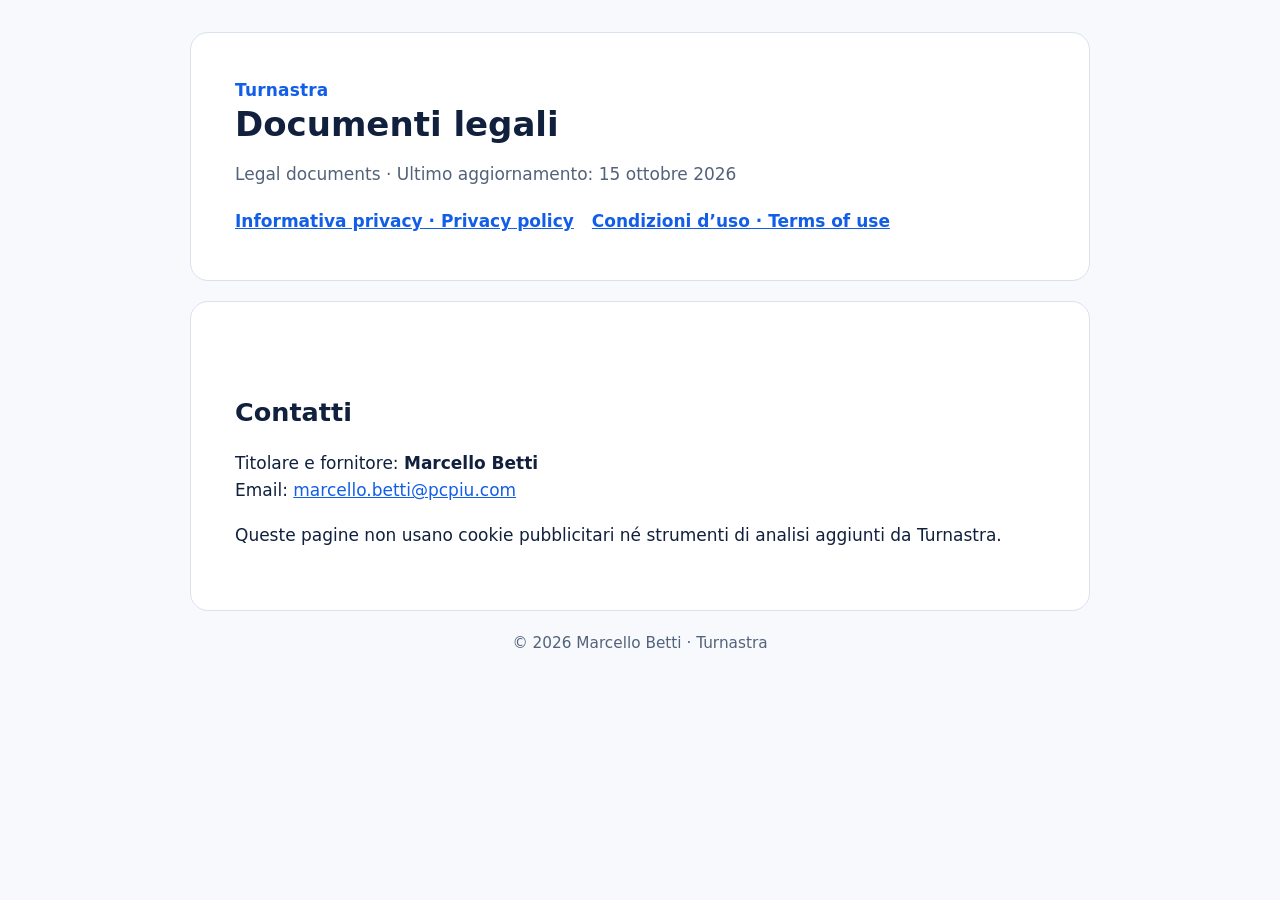
<file: index.html>
<!doctype html>
<html lang="it">
<head>
  <meta charset="utf-8">
  <meta name="viewport" content="width=device-width, initial-scale=1">
  <meta name="description" content="Documenti legali e privacy di Turnastra.">
  <title>Turnastra · Documenti legali</title>
  <link rel="stylesheet" href="styles.css">
</head>
<body><main>
  <header>
    <div class="brand">Turnastra</div>
    <h1>Documenti legali</h1>
    <p class="muted">Legal documents · Ultimo aggiornamento: 15 ottobre 2026</p>
    <nav class="document-nav" aria-label="Documenti">
      <a href="privacy/">Informativa privacy · Privacy policy</a>
      <a href="terms/">Condizioni d’uso · Terms of use</a>
    </nav>
  </header>
  <article>
    <h2>Contatti</h2>
    <p>Titolare e fornitore: <strong>Marcello Betti</strong><br>
    Email: <a href="mailto:marcello.betti@pcpiu.com">marcello.betti@pcpiu.com</a></p>
    <p>Queste pagine non usano cookie pubblicitari né strumenti di analisi aggiunti da Turnastra.</p>
  </article>
  <footer>© 2026 Marcello Betti · Turnastra</footer>
</main></body>
</html>
</file>
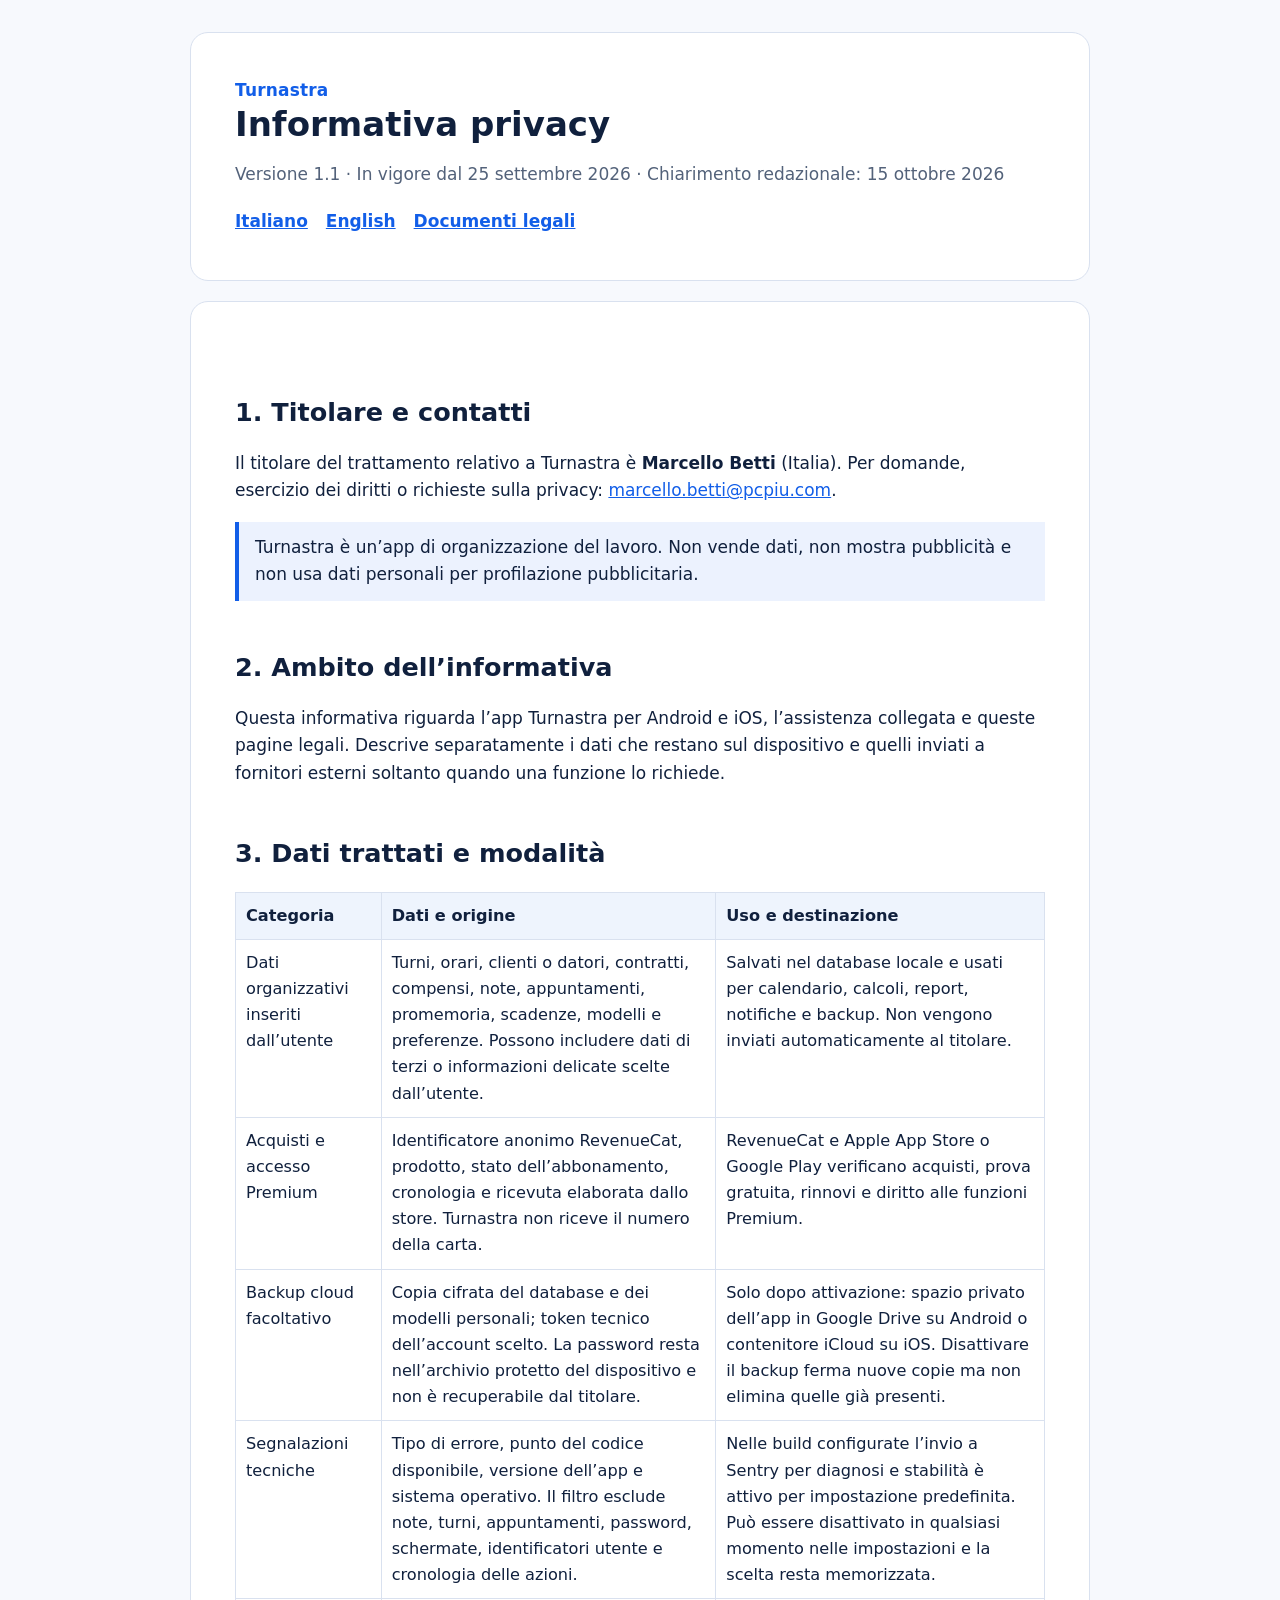
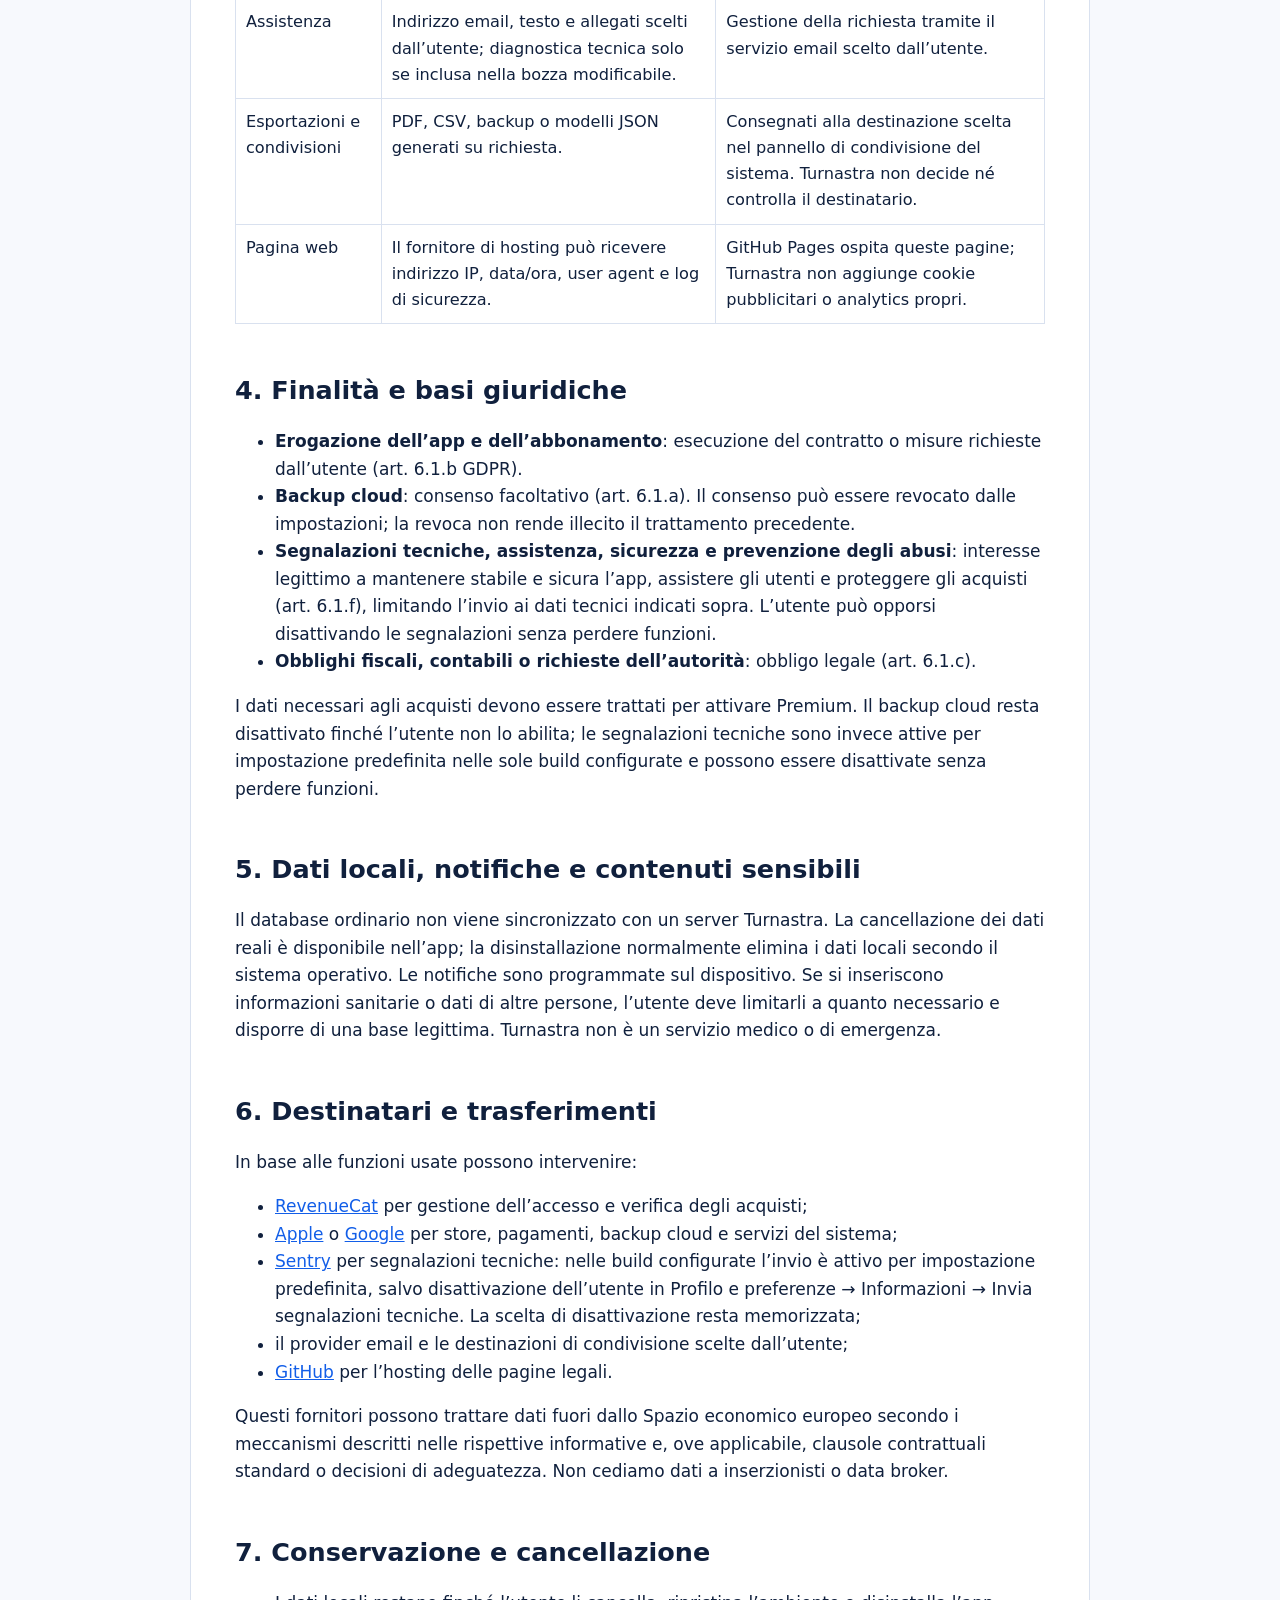
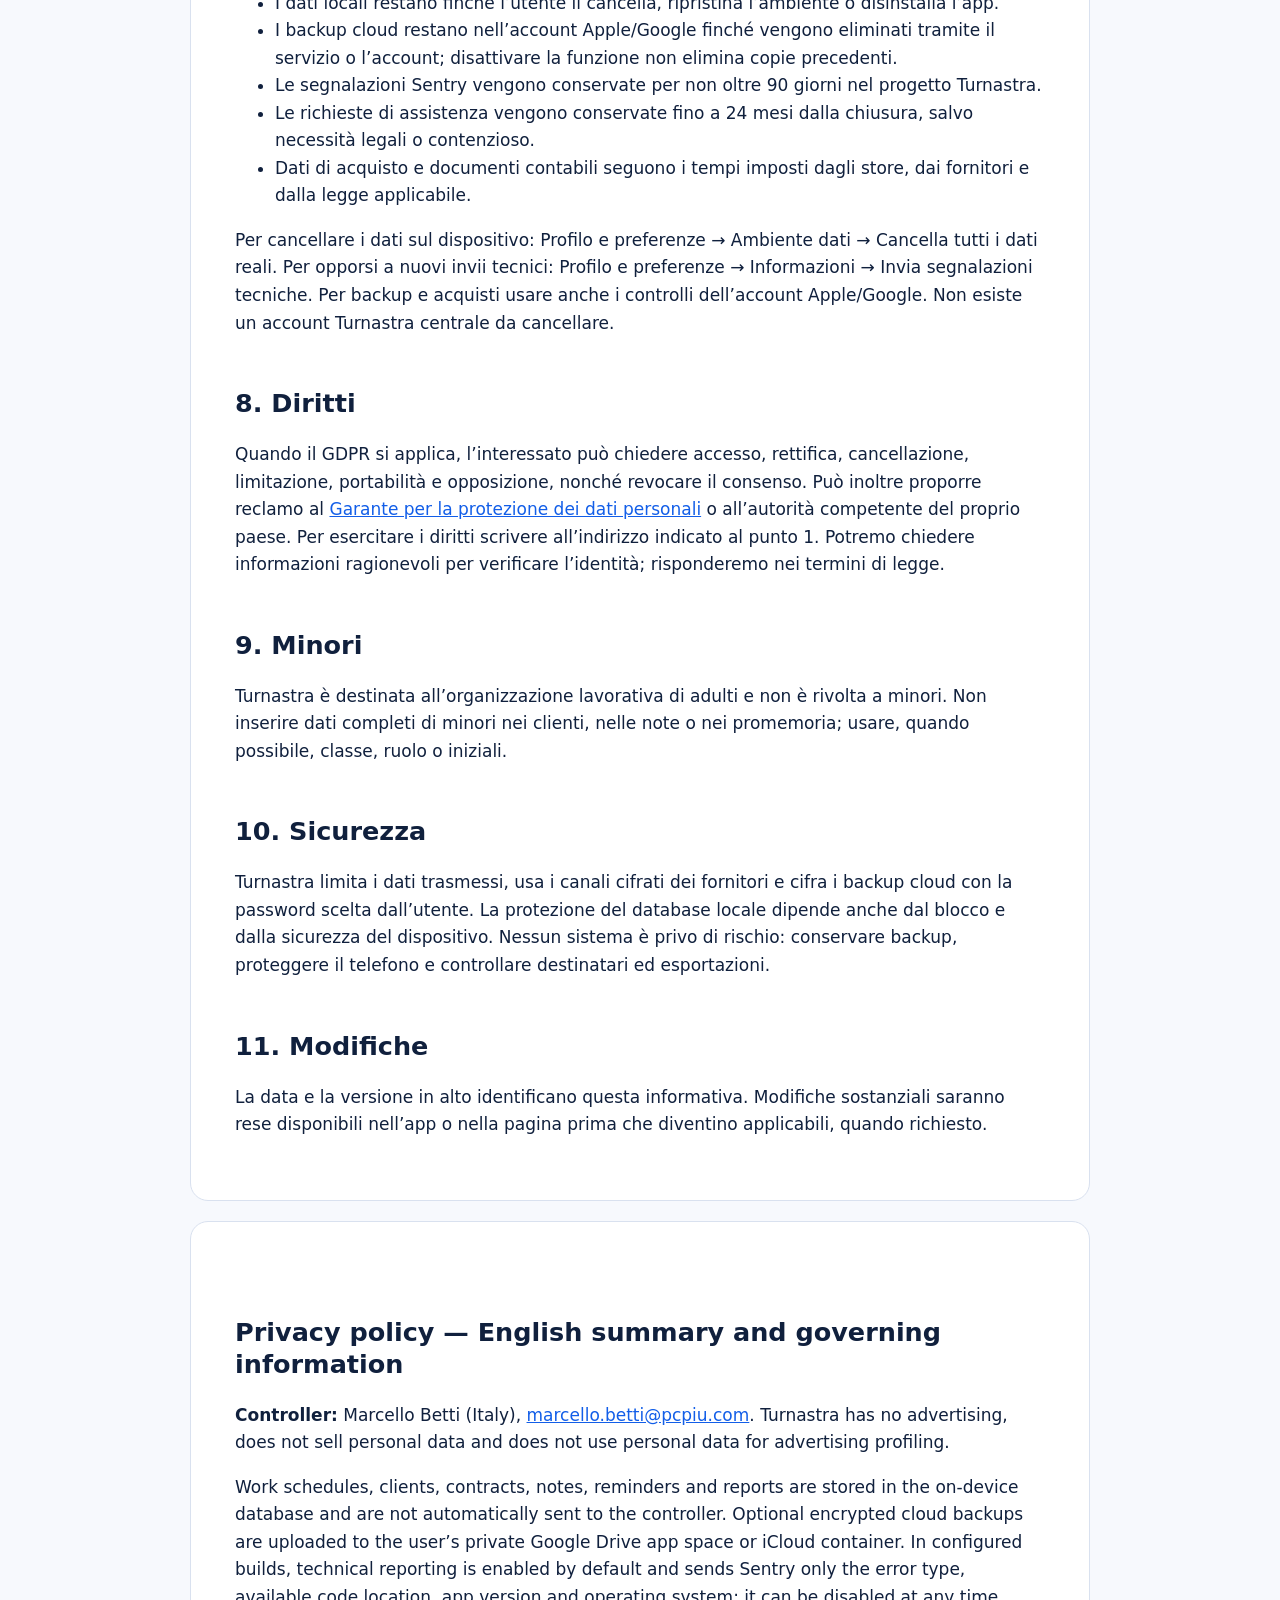
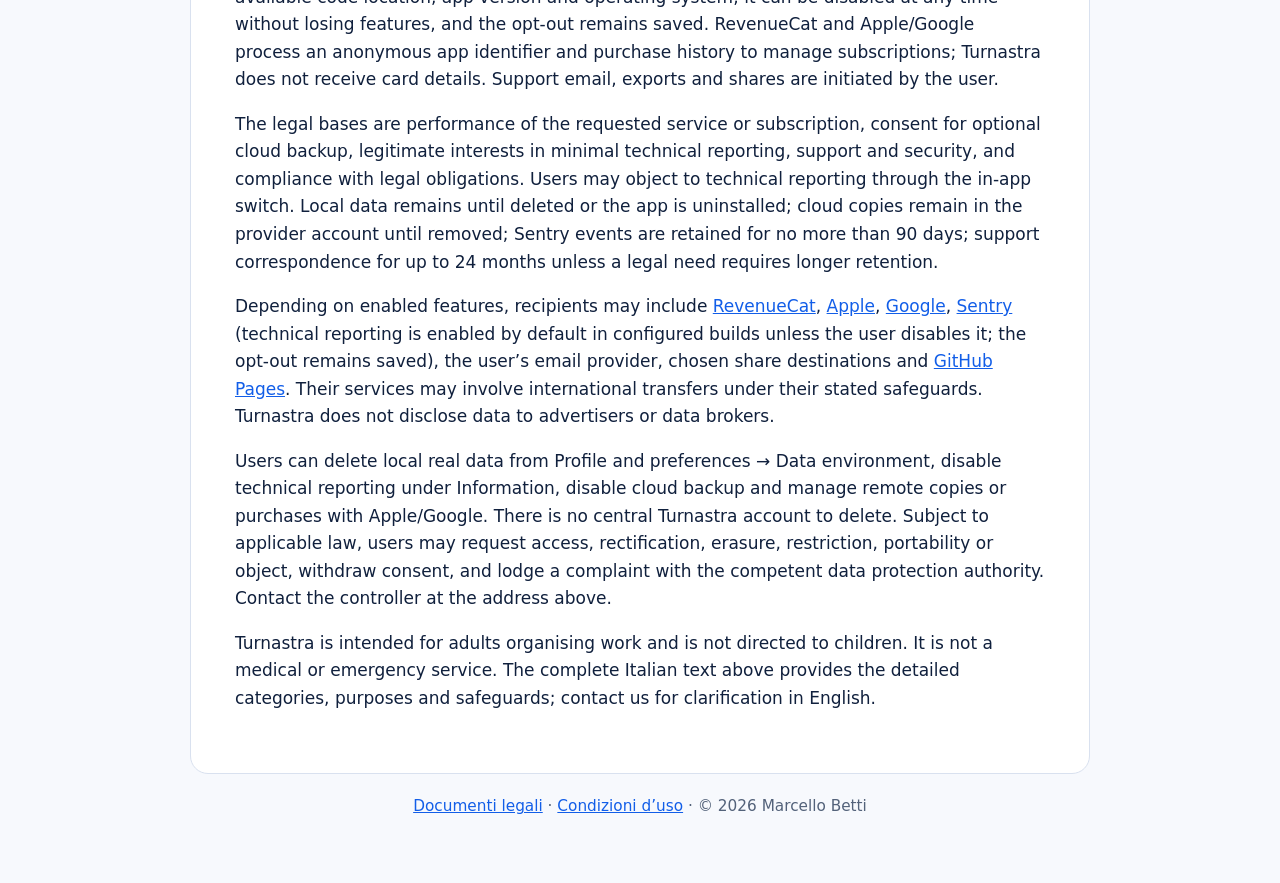
<file: privacy/index.html>
<!doctype html>
<html lang="it">
<head>
  <meta charset="utf-8">
  <meta name="viewport" content="width=device-width, initial-scale=1">
  <meta name="description" content="Informativa privacy di Turnastra per Android e iOS.">
  <title>Turnastra · Informativa privacy</title>
  <link rel="stylesheet" href="../styles.css">
</head>
<body><main>
  <header>
    <div class="brand">Turnastra</div>
    <h1>Informativa privacy</h1>
    <p class="meta">Versione 1.1 · In vigore dal 25 settembre 2026 · Chiarimento redazionale: 15 ottobre 2026</p>
    <nav class="language-nav" aria-label="Lingua"><a href="#italiano">Italiano</a><a href="#english">English</a><a href="../">Documenti legali</a></nav>
  </header>

  <article id="italiano" lang="it">
    <h2>1. Titolare e contatti</h2>
    <p>Il titolare del trattamento relativo a Turnastra è <strong>Marcello Betti</strong> (Italia). Per domande, esercizio dei diritti o richieste sulla privacy: <a href="mailto:marcello.betti@pcpiu.com">marcello.betti@pcpiu.com</a>.</p>
    <p class="notice">Turnastra è un’app di organizzazione del lavoro. Non vende dati, non mostra pubblicità e non usa dati personali per profilazione pubblicitaria.</p>

    <h2>2. Ambito dell’informativa</h2>
    <p>Questa informativa riguarda l’app Turnastra per Android e iOS, l’assistenza collegata e queste pagine legali. Descrive separatamente i dati che restano sul dispositivo e quelli inviati a fornitori esterni soltanto quando una funzione lo richiede.</p>

    <h2>3. Dati trattati e modalità</h2>
    <table>
      <thead><tr><th>Categoria</th><th>Dati e origine</th><th>Uso e destinazione</th></tr></thead>
      <tbody>
        <tr><td>Dati organizzativi inseriti dall’utente</td><td>Turni, orari, clienti o datori, contratti, compensi, note, appuntamenti, promemoria, scadenze, modelli e preferenze. Possono includere dati di terzi o informazioni delicate scelte dall’utente.</td><td>Salvati nel database locale e usati per calendario, calcoli, report, notifiche e backup. Non vengono inviati automaticamente al titolare.</td></tr>
        <tr><td>Acquisti e accesso Premium</td><td>Identificatore anonimo RevenueCat, prodotto, stato dell’abbonamento, cronologia e ricevuta elaborata dallo store. Turnastra non riceve il numero della carta.</td><td>RevenueCat e Apple App Store o Google Play verificano acquisti, prova gratuita, rinnovi e diritto alle funzioni Premium.</td></tr>
        <tr><td>Backup cloud facoltativo</td><td>Copia cifrata del database e dei modelli personali; token tecnico dell’account scelto. La password resta nell’archivio protetto del dispositivo e non è recuperabile dal titolare.</td><td>Solo dopo attivazione: spazio privato dell’app in Google Drive su Android o contenitore iCloud su iOS. Disattivare il backup ferma nuove copie ma non elimina quelle già presenti.</td></tr>
        <tr><td>Segnalazioni tecniche</td><td>Tipo di errore, punto del codice disponibile, versione dell’app e sistema operativo. Il filtro esclude note, turni, appuntamenti, password, schermate, identificatori utente e cronologia delle azioni.</td><td>Nelle build configurate l’invio a Sentry per diagnosi e stabilità è attivo per impostazione predefinita. Può essere disattivato in qualsiasi momento nelle impostazioni e la scelta resta memorizzata.</td></tr>
        <tr><td>Assistenza</td><td>Indirizzo email, testo e allegati scelti dall’utente; diagnostica tecnica solo se inclusa nella bozza modificabile.</td><td>Gestione della richiesta tramite il servizio email scelto dall’utente.</td></tr>
        <tr><td>Esportazioni e condivisioni</td><td>PDF, CSV, backup o modelli JSON generati su richiesta.</td><td>Consegnati alla destinazione scelta nel pannello di condivisione del sistema. Turnastra non decide né controlla il destinatario.</td></tr>
        <tr><td>Pagina web</td><td>Il fornitore di hosting può ricevere indirizzo IP, data/ora, user agent e log di sicurezza.</td><td>GitHub Pages ospita queste pagine; Turnastra non aggiunge cookie pubblicitari o analytics propri.</td></tr>
      </tbody>
    </table>

    <h2>4. Finalità e basi giuridiche</h2>
    <ul>
      <li><strong>Erogazione dell’app e dell’abbonamento</strong>: esecuzione del contratto o misure richieste dall’utente (art. 6.1.b GDPR).</li>
      <li><strong>Backup cloud</strong>: consenso facoltativo (art. 6.1.a). Il consenso può essere revocato dalle impostazioni; la revoca non rende illecito il trattamento precedente.</li>
      <li><strong>Segnalazioni tecniche, assistenza, sicurezza e prevenzione degli abusi</strong>: interesse legittimo a mantenere stabile e sicura l’app, assistere gli utenti e proteggere gli acquisti (art. 6.1.f), limitando l’invio ai dati tecnici indicati sopra. L’utente può opporsi disattivando le segnalazioni senza perdere funzioni.</li>
      <li><strong>Obblighi fiscali, contabili o richieste dell’autorità</strong>: obbligo legale (art. 6.1.c).</li>
    </ul>
    <p>I dati necessari agli acquisti devono essere trattati per attivare Premium. Il backup cloud resta disattivato finché l’utente non lo abilita; le segnalazioni tecniche sono invece attive per impostazione predefinita nelle sole build configurate e possono essere disattivate senza perdere funzioni.</p>

    <h2>5. Dati locali, notifiche e contenuti sensibili</h2>
    <p>Il database ordinario non viene sincronizzato con un server Turnastra. La cancellazione dei dati reali è disponibile nell’app; la disinstallazione normalmente elimina i dati locali secondo il sistema operativo. Le notifiche sono programmate sul dispositivo. Se si inseriscono informazioni sanitarie o dati di altre persone, l’utente deve limitarli a quanto necessario e disporre di una base legittima. Turnastra non è un servizio medico o di emergenza.</p>

    <h2>6. Destinatari e trasferimenti</h2>
    <p>In base alle funzioni usate possono intervenire:</p>
    <ul>
      <li><a href="https://www.revenuecat.com/privacy/">RevenueCat</a> per gestione dell’accesso e verifica degli acquisti;</li>
      <li><a href="https://www.apple.com/legal/privacy/">Apple</a> o <a href="https://policies.google.com/privacy">Google</a> per store, pagamenti, backup cloud e servizi del sistema;</li>
      <li><a href="https://sentry.io/privacy/">Sentry</a> per segnalazioni tecniche: nelle build configurate l’invio è attivo per impostazione predefinita, salvo disattivazione dell’utente in Profilo e preferenze → Informazioni → Invia segnalazioni tecniche. La scelta di disattivazione resta memorizzata;</li>
      <li>il provider email e le destinazioni di condivisione scelte dall’utente;</li>
      <li><a href="https://docs.github.com/en/site-policy/privacy-policies/github-general-privacy-statement">GitHub</a> per l’hosting delle pagine legali.</li>
    </ul>
    <p>Questi fornitori possono trattare dati fuori dallo Spazio economico europeo secondo i meccanismi descritti nelle rispettive informative e, ove applicabile, clausole contrattuali standard o decisioni di adeguatezza. Non cediamo dati a inserzionisti o data broker.</p>

    <h2>7. Conservazione e cancellazione</h2>
    <ul>
      <li>I dati locali restano finché l’utente li cancella, ripristina l’ambiente o disinstalla l’app.</li>
      <li>I backup cloud restano nell’account Apple/Google finché vengono eliminati tramite il servizio o l’account; disattivare la funzione non elimina copie precedenti.</li>
      <li>Le segnalazioni Sentry vengono conservate per non oltre 90 giorni nel progetto Turnastra.</li>
      <li>Le richieste di assistenza vengono conservate fino a 24 mesi dalla chiusura, salvo necessità legali o contenzioso.</li>
      <li>Dati di acquisto e documenti contabili seguono i tempi imposti dagli store, dai fornitori e dalla legge applicabile.</li>
    </ul>
    <p>Per cancellare i dati sul dispositivo: Profilo e preferenze → Ambiente dati → Cancella tutti i dati reali. Per opporsi a nuovi invii tecnici: Profilo e preferenze → Informazioni → Invia segnalazioni tecniche. Per backup e acquisti usare anche i controlli dell’account Apple/Google. Non esiste un account Turnastra centrale da cancellare.</p>

    <h2>8. Diritti</h2>
    <p>Quando il GDPR si applica, l’interessato può chiedere accesso, rettifica, cancellazione, limitazione, portabilità e opposizione, nonché revocare il consenso. Può inoltre proporre reclamo al <a href="https://www.garanteprivacy.it/">Garante per la protezione dei dati personali</a> o all’autorità competente del proprio paese. Per esercitare i diritti scrivere all’indirizzo indicato al punto 1. Potremo chiedere informazioni ragionevoli per verificare l’identità; risponderemo nei termini di legge.</p>

    <h2>9. Minori</h2>
    <p>Turnastra è destinata all’organizzazione lavorativa di adulti e non è rivolta a minori. Non inserire dati completi di minori nei clienti, nelle note o nei promemoria; usare, quando possibile, classe, ruolo o iniziali.</p>

    <h2>10. Sicurezza</h2>
    <p>Turnastra limita i dati trasmessi, usa i canali cifrati dei fornitori e cifra i backup cloud con la password scelta dall’utente. La protezione del database locale dipende anche dal blocco e dalla sicurezza del dispositivo. Nessun sistema è privo di rischio: conservare backup, proteggere il telefono e controllare destinatari ed esportazioni.</p>

    <h2>11. Modifiche</h2>
    <p>La data e la versione in alto identificano questa informativa. Modifiche sostanziali saranno rese disponibili nell’app o nella pagina prima che diventino applicabili, quando richiesto.</p>
  </article>

  <article id="english" lang="en">
    <h2>Privacy policy — English summary and governing information</h2>
    <p><strong>Controller:</strong> Marcello Betti (Italy), <a href="mailto:marcello.betti@pcpiu.com">marcello.betti@pcpiu.com</a>. Turnastra has no advertising, does not sell personal data and does not use personal data for advertising profiling.</p>
    <p>Work schedules, clients, contracts, notes, reminders and reports are stored in the on-device database and are not automatically sent to the controller. Optional encrypted cloud backups are uploaded to the user’s private Google Drive app space or iCloud container. In configured builds, technical reporting is enabled by default and sends Sentry only the error type, available code location, app version and operating system; it can be disabled at any time without losing features, and the opt-out remains saved. RevenueCat and Apple/Google process an anonymous app identifier and purchase history to manage subscriptions; Turnastra does not receive card details. Support email, exports and shares are initiated by the user.</p>
    <p>The legal bases are performance of the requested service or subscription, consent for optional cloud backup, legitimate interests in minimal technical reporting, support and security, and compliance with legal obligations. Users may object to technical reporting through the in-app switch. Local data remains until deleted or the app is uninstalled; cloud copies remain in the provider account until removed; Sentry events are retained for no more than 90 days; support correspondence for up to 24 months unless a legal need requires longer retention.</p>
    <p>Depending on enabled features, recipients may include <a href="https://www.revenuecat.com/privacy/">RevenueCat</a>, <a href="https://www.apple.com/legal/privacy/">Apple</a>, <a href="https://policies.google.com/privacy">Google</a>, <a href="https://sentry.io/privacy/">Sentry</a> (technical reporting is enabled by default in configured builds unless the user disables it; the opt-out remains saved), the user’s email provider, chosen share destinations and <a href="https://docs.github.com/en/site-policy/privacy-policies/github-general-privacy-statement">GitHub Pages</a>. Their services may involve international transfers under their stated safeguards. Turnastra does not disclose data to advertisers or data brokers.</p>
    <p>Users can delete local real data from Profile and preferences → Data environment, disable technical reporting under Information, disable cloud backup and manage remote copies or purchases with Apple/Google. There is no central Turnastra account to delete. Subject to applicable law, users may request access, rectification, erasure, restriction, portability or object, withdraw consent, and lodge a complaint with the competent data protection authority. Contact the controller at the address above.</p>
    <p>Turnastra is intended for adults organising work and is not directed to children. It is not a medical or emergency service. The complete Italian text above provides the detailed categories, purposes and safeguards; contact us for clarification in English.</p>
  </article>
  <footer><a href="../">Documenti legali</a> · <a href="../terms/">Condizioni d’uso</a> · © 2026 Marcello Betti</footer>
</main></body>
</html>
</file>
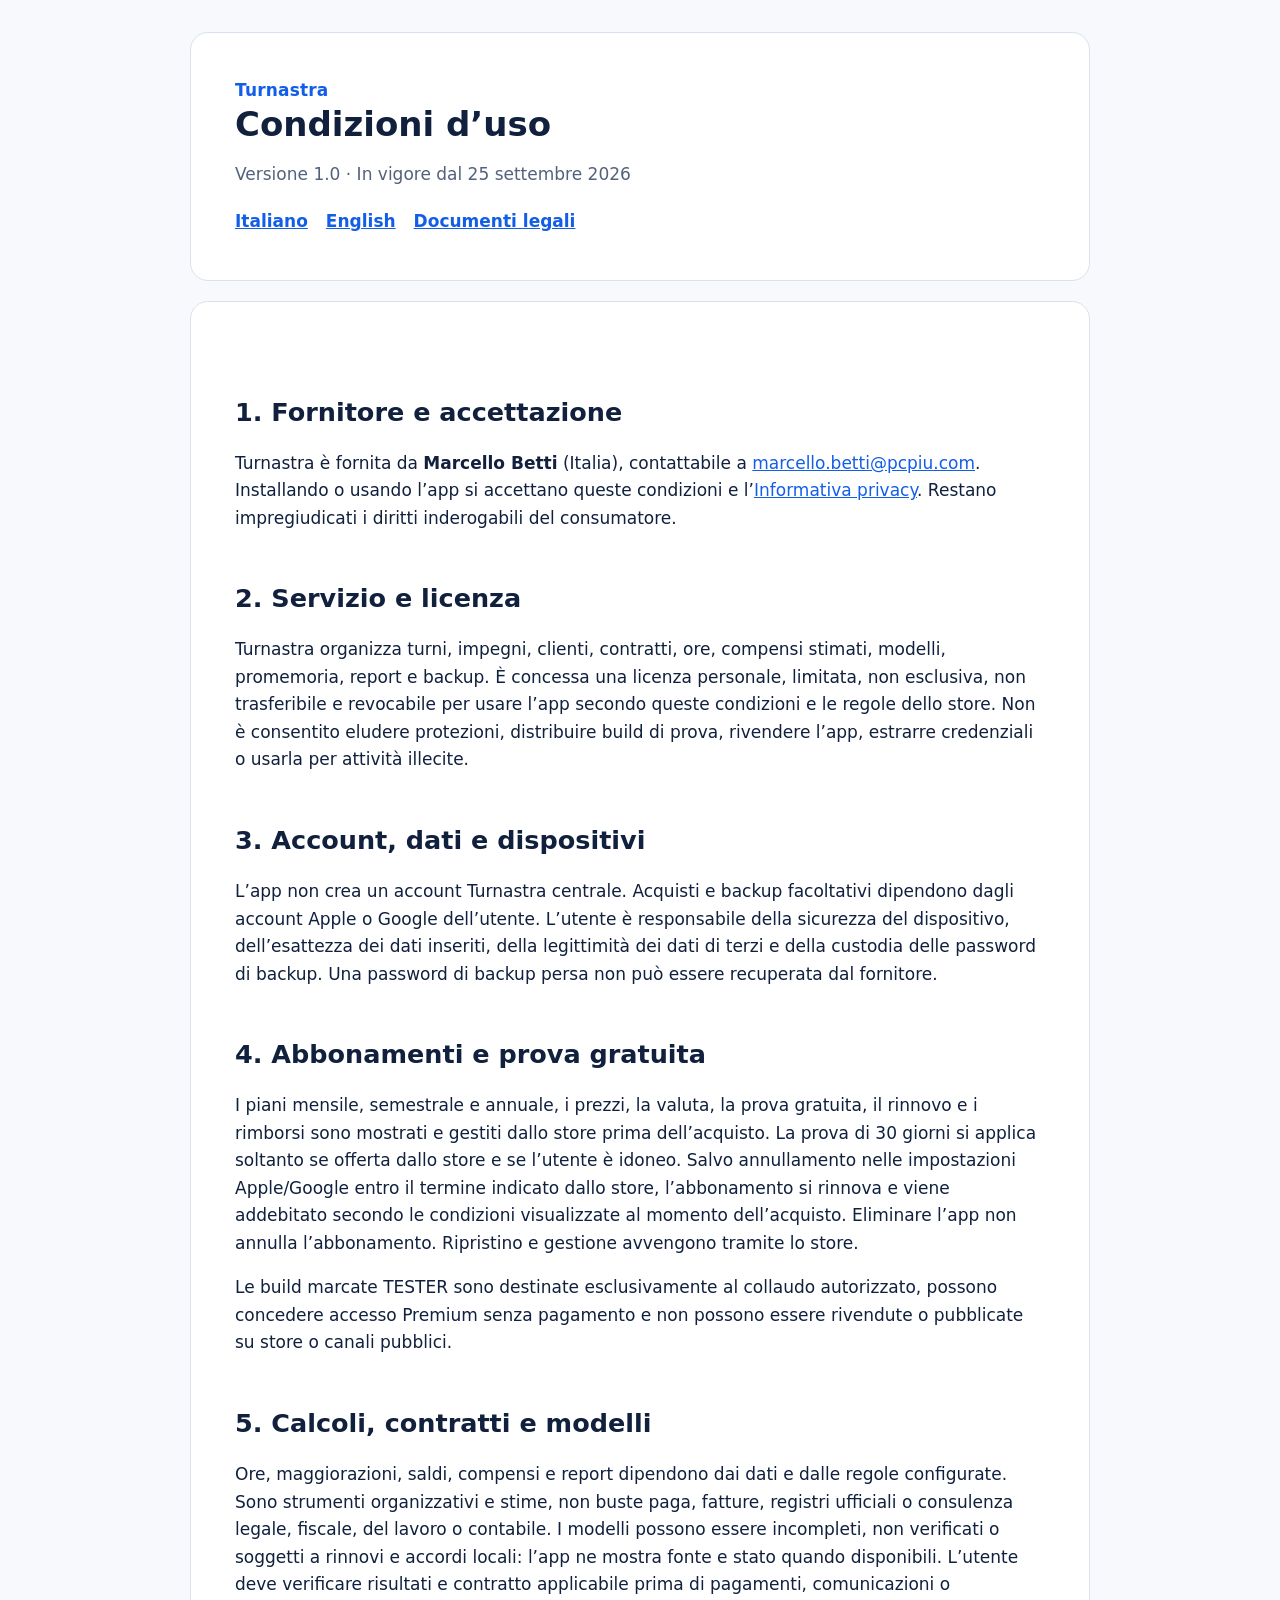
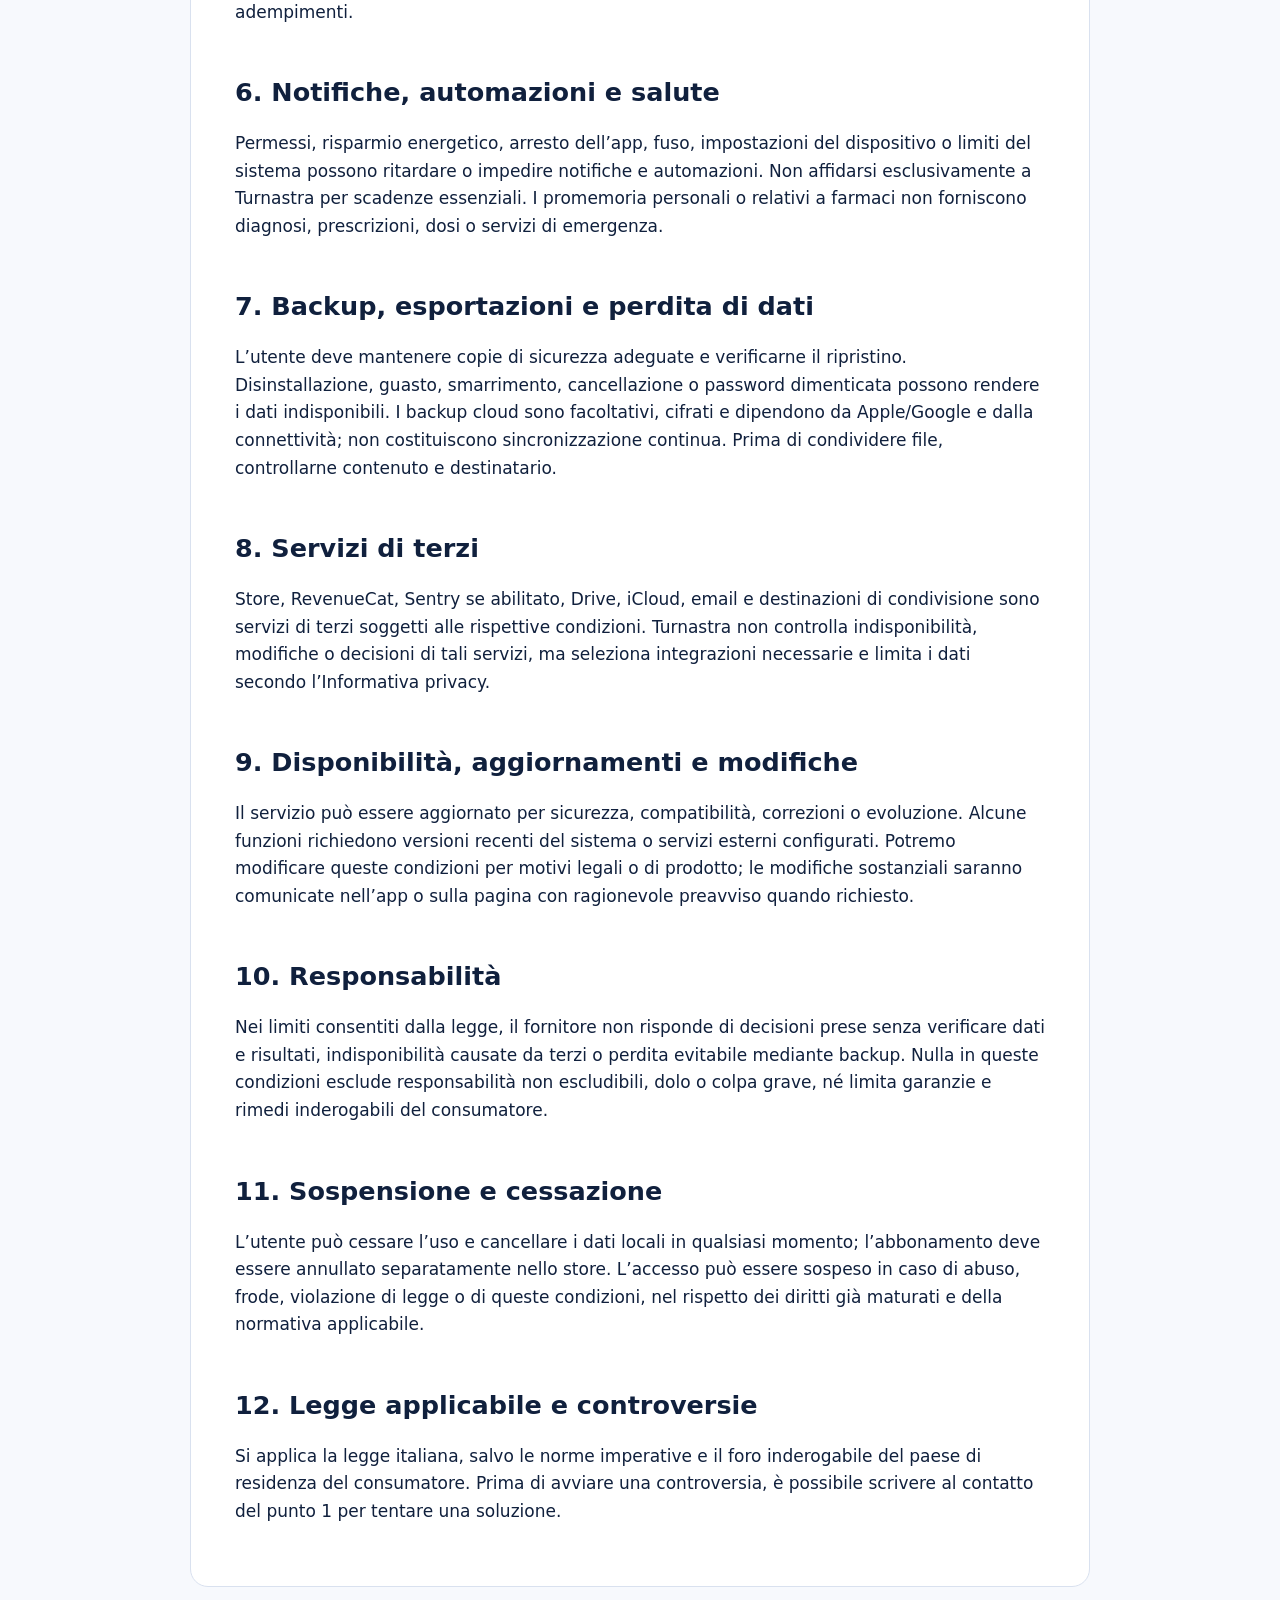
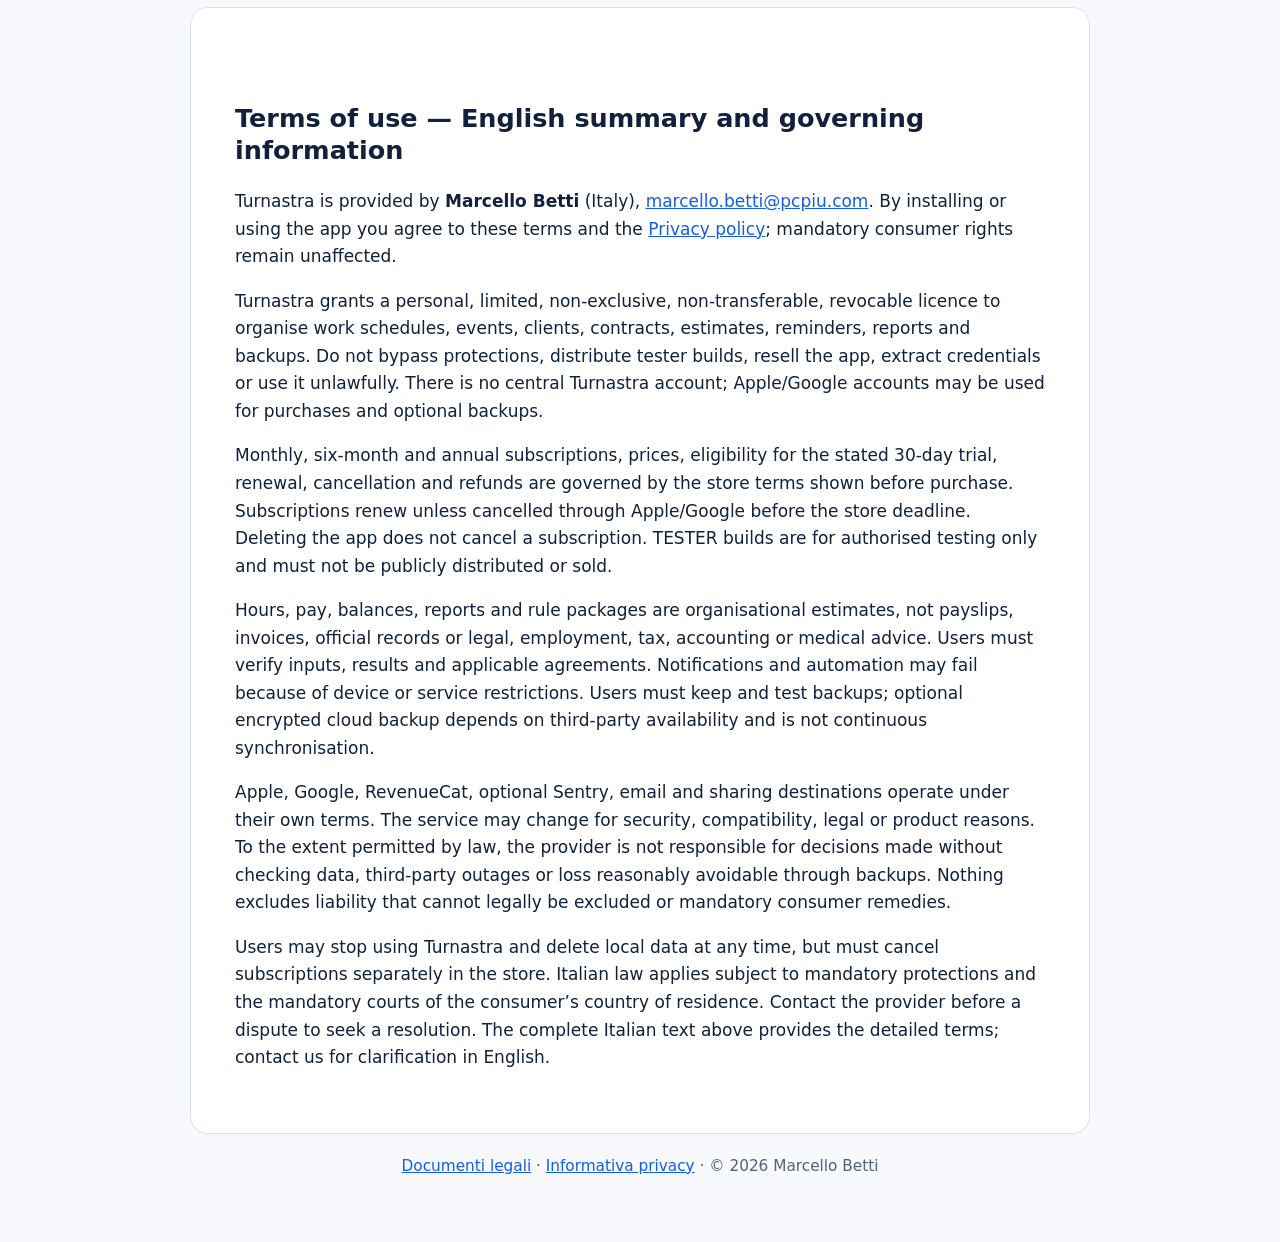
<file: terms/index.html>
<!doctype html>
<html lang="it">
<head>
  <meta charset="utf-8">
  <meta name="viewport" content="width=device-width, initial-scale=1">
  <meta name="description" content="Condizioni d’uso di Turnastra per Android e iOS.">
  <title>Turnastra · Condizioni d’uso</title>
  <link rel="stylesheet" href="../styles.css">
</head>
<body><main>
  <header>
    <div class="brand">Turnastra</div>
    <h1>Condizioni d’uso</h1>
    <p class="meta">Versione 1.0 · In vigore dal 25 settembre 2026</p>
    <nav class="language-nav" aria-label="Lingua"><a href="#italiano">Italiano</a><a href="#english">English</a><a href="../">Documenti legali</a></nav>
  </header>

  <article id="italiano" lang="it">
    <h2>1. Fornitore e accettazione</h2>
    <p>Turnastra è fornita da <strong>Marcello Betti</strong> (Italia), contattabile a <a href="mailto:marcello.betti@pcpiu.com">marcello.betti@pcpiu.com</a>. Installando o usando l’app si accettano queste condizioni e l’<a href="../privacy/">Informativa privacy</a>. Restano impregiudicati i diritti inderogabili del consumatore.</p>

    <h2>2. Servizio e licenza</h2>
    <p>Turnastra organizza turni, impegni, clienti, contratti, ore, compensi stimati, modelli, promemoria, report e backup. È concessa una licenza personale, limitata, non esclusiva, non trasferibile e revocabile per usare l’app secondo queste condizioni e le regole dello store. Non è consentito eludere protezioni, distribuire build di prova, rivendere l’app, estrarre credenziali o usarla per attività illecite.</p>

    <h2>3. Account, dati e dispositivi</h2>
    <p>L’app non crea un account Turnastra centrale. Acquisti e backup facoltativi dipendono dagli account Apple o Google dell’utente. L’utente è responsabile della sicurezza del dispositivo, dell’esattezza dei dati inseriti, della legittimità dei dati di terzi e della custodia delle password di backup. Una password di backup persa non può essere recuperata dal fornitore.</p>

    <h2>4. Abbonamenti e prova gratuita</h2>
    <p>I piani mensile, semestrale e annuale, i prezzi, la valuta, la prova gratuita, il rinnovo e i rimborsi sono mostrati e gestiti dallo store prima dell’acquisto. La prova di 30 giorni si applica soltanto se offerta dallo store e se l’utente è idoneo. Salvo annullamento nelle impostazioni Apple/Google entro il termine indicato dallo store, l’abbonamento si rinnova e viene addebitato secondo le condizioni visualizzate al momento dell’acquisto. Eliminare l’app non annulla l’abbonamento. Ripristino e gestione avvengono tramite lo store.</p>
    <p>Le build marcate TESTER sono destinate esclusivamente al collaudo autorizzato, possono concedere accesso Premium senza pagamento e non possono essere rivendute o pubblicate su store o canali pubblici.</p>

    <h2>5. Calcoli, contratti e modelli</h2>
    <p>Ore, maggiorazioni, saldi, compensi e report dipendono dai dati e dalle regole configurate. Sono strumenti organizzativi e stime, non buste paga, fatture, registri ufficiali o consulenza legale, fiscale, del lavoro o contabile. I modelli possono essere incompleti, non verificati o soggetti a rinnovi e accordi locali: l’app ne mostra fonte e stato quando disponibili. L’utente deve verificare risultati e contratto applicabile prima di pagamenti, comunicazioni o adempimenti.</p>

    <h2>6. Notifiche, automazioni e salute</h2>
    <p>Permessi, risparmio energetico, arresto dell’app, fuso, impostazioni del dispositivo o limiti del sistema possono ritardare o impedire notifiche e automazioni. Non affidarsi esclusivamente a Turnastra per scadenze essenziali. I promemoria personali o relativi a farmaci non forniscono diagnosi, prescrizioni, dosi o servizi di emergenza.</p>

    <h2>7. Backup, esportazioni e perdita di dati</h2>
    <p>L’utente deve mantenere copie di sicurezza adeguate e verificarne il ripristino. Disinstallazione, guasto, smarrimento, cancellazione o password dimenticata possono rendere i dati indisponibili. I backup cloud sono facoltativi, cifrati e dipendono da Apple/Google e dalla connettività; non costituiscono sincronizzazione continua. Prima di condividere file, controllarne contenuto e destinatario.</p>

    <h2>8. Servizi di terzi</h2>
    <p>Store, RevenueCat, Sentry se abilitato, Drive, iCloud, email e destinazioni di condivisione sono servizi di terzi soggetti alle rispettive condizioni. Turnastra non controlla indisponibilità, modifiche o decisioni di tali servizi, ma seleziona integrazioni necessarie e limita i dati secondo l’Informativa privacy.</p>

    <h2>9. Disponibilità, aggiornamenti e modifiche</h2>
    <p>Il servizio può essere aggiornato per sicurezza, compatibilità, correzioni o evoluzione. Alcune funzioni richiedono versioni recenti del sistema o servizi esterni configurati. Potremo modificare queste condizioni per motivi legali o di prodotto; le modifiche sostanziali saranno comunicate nell’app o sulla pagina con ragionevole preavviso quando richiesto.</p>

    <h2>10. Responsabilità</h2>
    <p>Nei limiti consentiti dalla legge, il fornitore non risponde di decisioni prese senza verificare dati e risultati, indisponibilità causate da terzi o perdita evitabile mediante backup. Nulla in queste condizioni esclude responsabilità non escludibili, dolo o colpa grave, né limita garanzie e rimedi inderogabili del consumatore.</p>

    <h2>11. Sospensione e cessazione</h2>
    <p>L’utente può cessare l’uso e cancellare i dati locali in qualsiasi momento; l’abbonamento deve essere annullato separatamente nello store. L’accesso può essere sospeso in caso di abuso, frode, violazione di legge o di queste condizioni, nel rispetto dei diritti già maturati e della normativa applicabile.</p>

    <h2>12. Legge applicabile e controversie</h2>
    <p>Si applica la legge italiana, salvo le norme imperative e il foro inderogabile del paese di residenza del consumatore. Prima di avviare una controversia, è possibile scrivere al contatto del punto 1 per tentare una soluzione.</p>
  </article>

  <article id="english" lang="en">
    <h2>Terms of use — English summary and governing information</h2>
    <p>Turnastra is provided by <strong>Marcello Betti</strong> (Italy), <a href="mailto:marcello.betti@pcpiu.com">marcello.betti@pcpiu.com</a>. By installing or using the app you agree to these terms and the <a href="../privacy/">Privacy policy</a>; mandatory consumer rights remain unaffected.</p>
    <p>Turnastra grants a personal, limited, non-exclusive, non-transferable, revocable licence to organise work schedules, events, clients, contracts, estimates, reminders, reports and backups. Do not bypass protections, distribute tester builds, resell the app, extract credentials or use it unlawfully. There is no central Turnastra account; Apple/Google accounts may be used for purchases and optional backups.</p>
    <p>Monthly, six-month and annual subscriptions, prices, eligibility for the stated 30-day trial, renewal, cancellation and refunds are governed by the store terms shown before purchase. Subscriptions renew unless cancelled through Apple/Google before the store deadline. Deleting the app does not cancel a subscription. TESTER builds are for authorised testing only and must not be publicly distributed or sold.</p>
    <p>Hours, pay, balances, reports and rule packages are organisational estimates, not payslips, invoices, official records or legal, employment, tax, accounting or medical advice. Users must verify inputs, results and applicable agreements. Notifications and automation may fail because of device or service restrictions. Users must keep and test backups; optional encrypted cloud backup depends on third-party availability and is not continuous synchronisation.</p>
    <p>Apple, Google, RevenueCat, optional Sentry, email and sharing destinations operate under their own terms. The service may change for security, compatibility, legal or product reasons. To the extent permitted by law, the provider is not responsible for decisions made without checking data, third-party outages or loss reasonably avoidable through backups. Nothing excludes liability that cannot legally be excluded or mandatory consumer remedies.</p>
    <p>Users may stop using Turnastra and delete local data at any time, but must cancel subscriptions separately in the store. Italian law applies subject to mandatory protections and the mandatory courts of the consumer’s country of residence. Contact the provider before a dispute to seek a resolution. The complete Italian text above provides the detailed terms; contact us for clarification in English.</p>
  </article>
  <footer><a href="../">Documenti legali</a> · <a href="../privacy/">Informativa privacy</a> · © 2026 Marcello Betti</footer>
</main></body>
</html>
</file>
<file: styles.css>
:root {
  color-scheme: light dark;
  --bg: #f7f9fd;
  --card: #ffffff;
  --text: #10203d;
  --muted: #53627a;
  --brand: #125ee8;
  --border: #d9e1ef;
}

@media (prefers-color-scheme: dark) {
  :root {
    --bg: #090d15;
    --card: #131a26;
    --text: #f3f6fb;
    --muted: #b8c2d3;
    --brand: #7eabff;
    --border: #2b3749;
  }
}

* { box-sizing: border-box; }
body {
  margin: 0;
  background: var(--bg);
  color: var(--text);
  font: 17px/1.62 system-ui, -apple-system, BlinkMacSystemFont, "Segoe UI", sans-serif;
}
main { width: min(900px, calc(100% - 32px)); margin: 32px auto 64px; }
header, article {
  background: var(--card);
  border: 1px solid var(--border);
  border-radius: 18px;
  padding: clamp(20px, 4vw, 44px);
  margin-bottom: 20px;
}
h1 { margin: 0 0 8px; line-height: 1.15; }
h2 { margin-top: 2em; line-height: 1.25; }
h3 { margin-top: 1.5em; }
p, li { max-width: 76ch; }
a { color: var(--brand); }
.brand { color: var(--brand); font-weight: 800; letter-spacing: .01em; }
.meta, .muted { color: var(--muted); }
.language-nav, .document-nav { display: flex; flex-wrap: wrap; gap: 10px 18px; margin-top: 20px; }
.language-nav a, .document-nav a { font-weight: 650; }
.notice { border-left: 4px solid var(--brand); padding: 12px 16px; background: color-mix(in srgb, var(--brand) 8%, transparent); }
table { width: 100%; border-collapse: collapse; font-size: .95em; }
th, td { border: 1px solid var(--border); padding: 10px; text-align: left; vertical-align: top; }
th { background: color-mix(in srgb, var(--brand) 7%, var(--card)); }
footer { color: var(--muted); text-align: center; font-size: .9em; }
@media (max-width: 640px) {
  table, thead, tbody, tr, th, td { display: block; }
  thead { position: absolute; left: -9999px; }
  td { border-top: 0; }
  tr { margin-bottom: 14px; border-top: 1px solid var(--border); }
}
</file>
